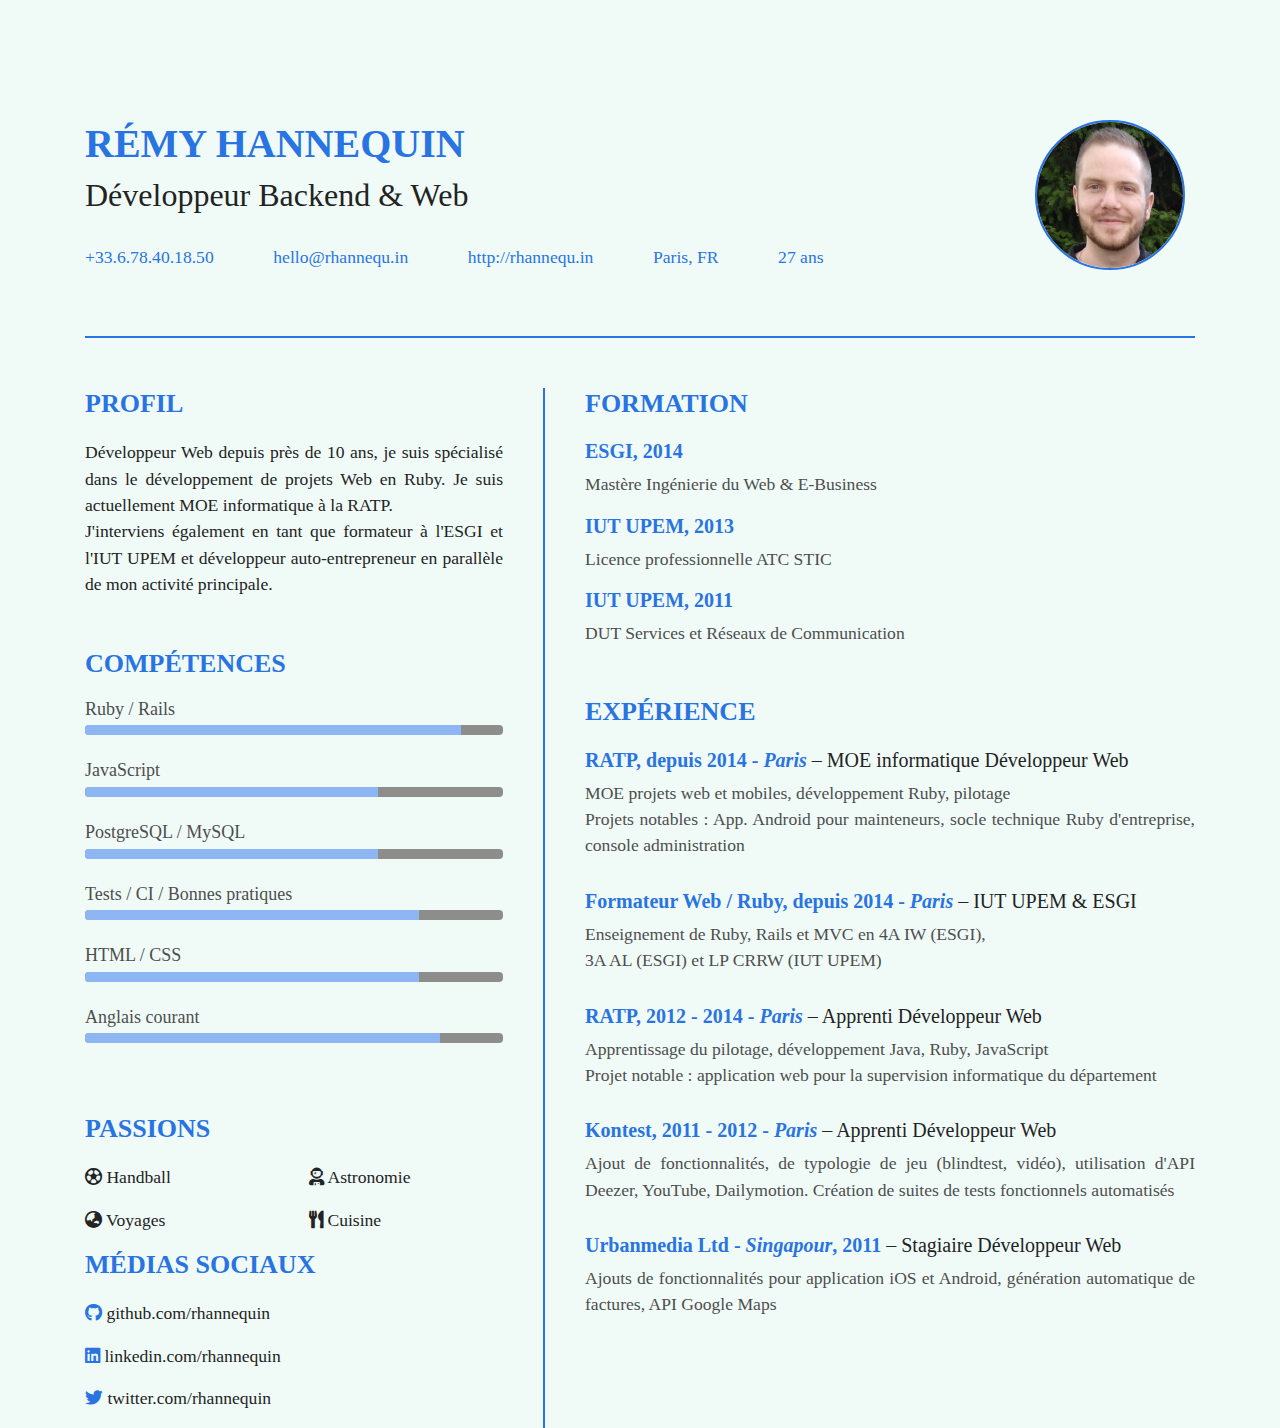
<file: index.html>
<!doctype html>
<html lang="fr">
  <head>
    <meta charset="utf-8">
    <meta name="viewport" content="width=device-width, initial-scale=1, shrink-to-fit=no">

    <link rel="stylesheet" href="css/bootstrap.min.css">
    <link rel="stylesheet" href="css/fontawesome.regular.css">
    <link rel="stylesheet" href="css/fontawesome.solid.css">
    <link rel="stylesheet" href="css/fontawesome.brand.css">
    <link rel="stylesheet" href="css/fontawesome.css">
    <link rel="stylesheet" href="css/styles.css">

    <title>Rémy HANNEQUIN - CV</title>
  </head>
  <body>
    <div class="container">

      <header>
        <div class="row">
          <div class="col-10">
            <h1>Rémy HANNEQUIN</h1>
            <h2>Développeur Backend &amp; Web</h2>

            <p class="communication">
              <span class="item">+33.6.78.40.18.50</span>
              <span class="item">hello@rhannequ.in</span>
              <span class="item">http://rhannequ.in</span>
              <span class="item">Paris, FR</span>
              <span class="item">27 ans</span>
            </p>
          </div>
          <div class="col-2">
            <p>
              <img src="img/me.png" alt="Me" width="150">
            </p>
          </div>
        </div>
      </header>

      <div class="row">

        <div class="col-5">

          <div class="profile">
            <h3>Profil</h3>
            <p>
              Développeur Web depuis près de 10 ans, je suis spécialisé dans le développement de projets Web en Ruby.
              Je suis actuellement MOE informatique à la RATP.
              <br>
              J'interviens également en tant que formateur à l'ESGI et l'IUT UPEM et développeur auto-entrepreneur en parallèle de mon activité principale.
            </p>
          </div>

          <div class="skills">
            <h3>Compétences</h3>

            <h4>Ruby / Rails</h4>
            <div class="progress">
              <div class="progress-red bar" style="width:90%"></div>
            </div>

            <h4>JavaScript</h4>
            <div class="progress">
              <div class="progress-red bar" style="width:70%"></div>
            </div>

            <h4>PostgreSQL / MySQL</h4>
            <div class="progress">
              <div class="progress-red bar" style="width:70%"></div>
            </div>

            <h4>Tests / CI / Bonnes pratiques</h4>
            <div class="progress">
              <div class="progress-red bar" style="width:80%"></div>
            </div>

            <h4>HTML / CSS</h4>
            <div class="progress">
              <div class="progress-red bar" style="width:80%"></div>
            </div>

            <h4>Anglais courant</h4>
            <div class="progress">
              <div class="progress-red bar" style="width:85%"></div>
            </div>
          </div>

          <div class="passions">
            <h3>Passions</h3>

            <div class="row">
              <div class="col-6">
                <p>
                  <i class="far fa-futbol"></i> Handball<br>
                </p>
                <p>
                  <i class="fas fa-globe-asia"></i> Voyages
                </p>
              </div><!-- .col-6 -->
              <div class="col-6">
                <p>
                  <i class="fas fa-user-astronaut"></i> Astronomie
                </p>
                <p>
                  <i class="fas fa-utensils"></i> Cuisine
                </p>
              </div><!-- .col-6 -->
            </div>
          </div>

          <div class="social">
            <h3>Médias sociaux</h3>

            <p><i class="fab fa-github"></i> github.com/rhannequin</p>
            <p><i class="fab fa-linkedin"></i> linkedin.com/rhannequin</p>
            <p><i class="fab fa-twitter"></i> twitter.com/rhannequin</p>
          </div>

        </div><!-- .col-5 -->

        <div class="col-7">

          <div class="education">
            <h3>Formation</h3>

            <h4>ESGI, 2014</h4>
            <p>Mastère Ingénierie du Web &amp; E-Business</p>
            <h4>IUT UPEM, 2013</h4>
            <p>Licence professionnelle ATC STIC</p>
            <h4>IUT UPEM, 2011</h4>
            <p>DUT Services et Réseaux de Communication</p>
          </div>

          <div class="experience">
            <h3>Expérience</h3>

            <div class="xp">
              <h4><span class="company">RATP, depuis 2014 - <em>Paris</em></span><span class="activity"> – MOE informatique Développeur Web</span></h4>
              <p>
                MOE projets web et mobiles, développement Ruby, pilotage<br>
                Projets notables : App. Android pour mainteneurs, socle technique Ruby d'entreprise, console administration
              </p>
            </div>

            <div class="xp">
              <h4><span class="company">Formateur Web / Ruby, depuis 2014 - <em>Paris</em></span><span class="activity"> – IUT UPEM & ESGI</span></h4>
              <p>
                Enseignement de Ruby, Rails et MVC en 4A IW (ESGI),
                <br>
                3A AL (ESGI) et LP CRRW (IUT UPEM)
              </p>
            </div>

            <div class="xp">
              <h4><span class="company">RATP, 2012 - 2014 - <em>Paris</em></span><span class="activity"> – Apprenti Développeur Web</span></h4>
              <p>
                Apprentissage du pilotage, développement Java, Ruby, JavaScript<br>
                Projet notable : application web pour la supervision informatique du département
              </p>
            </div>

            <div class="xp">
              <h4><span class="company">Kontest, 2011 - 2012 - <em>Paris</em></span><span class="activity"> – Apprenti Développeur Web</span></h4>
              <p>
                Ajout de fonctionnalités, de typologie de jeu (blindtest, vidéo), utilisation d'API Deezer, YouTube, Dailymotion. Création de suites de tests fonctionnels automatisés
              </p>
            </div>

            <div class="xp">
              <h4><span class="company">Urbanmedia Ltd - <em>Singapour</em>, 2011</span><span class="activity"> – Stagiaire Développeur Web</span></h4>
              <p>
                Ajouts de fonctionnalités pour application iOS et Android, génération automatique de factures, API Google Maps
              </p>
            </div>
          </div>

        </div><!-- .col-7 -->

      </div><!-- .row -->

    </div><!-- .container -->
  </body>
</html>
</file>
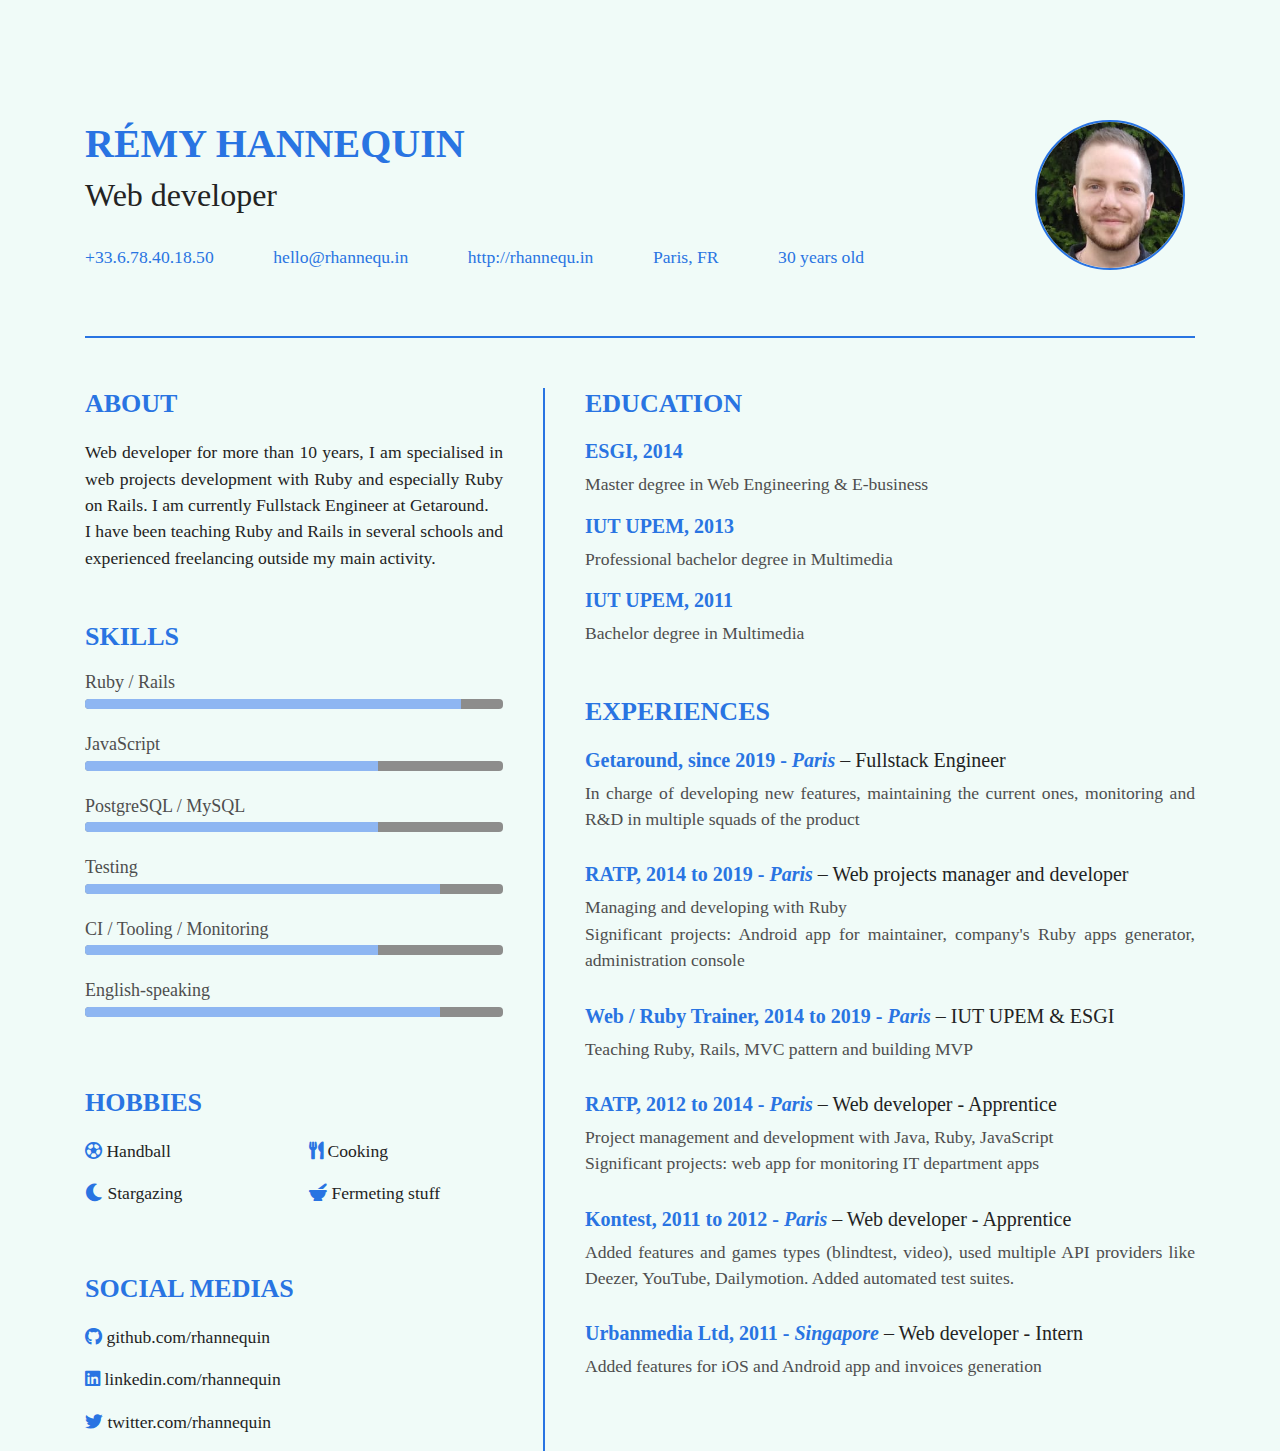
<file: index_en_gb.html>
<!doctype html>
<html lang="en">
  <head>
    <meta charset="utf-8">
    <meta name="viewport" content="width=device-width, initial-scale=1, shrink-to-fit=no">

    <link rel="stylesheet" href="css/bootstrap.min.css">
    <link rel="stylesheet" href="css/fontawesome.regular.css">
    <link rel="stylesheet" href="css/fontawesome.solid.css">
    <link rel="stylesheet" href="css/fontawesome.brand.css">
    <link rel="stylesheet" href="css/fontawesome.css">
    <link rel="stylesheet" href="css/styles.css">

    <title>Rémy HANNEQUIN - Resume</title>
  </head>
  <body>
    <div class="container">

      <header>
        <div class="row">
          <div class="col-10">
            <h1>Rémy HANNEQUIN</h1>
            <h2>Web developer</h2>

            <p class="communication">
              <span class="item">+33.6.78.40.18.50</span>
              <span class="item">hello@rhannequ.in</span>
              <span class="item">http://rhannequ.in</span>
              <span class="item">Paris, FR</span>
              <span class="item">30 years old</span>
            </p>
          </div>
          <div class="col-2">
            <p>
              <img src="img/me.png" alt="Me" width="150">
            </p>
          </div>
        </div>
      </header>

      <div class="row">

        <div class="col-5">

          <div class="profile">
            <h3>About</h3>
            <p>
              Web developer for more than 10 years, I am specialised in web projects development with Ruby and especially Ruby on Rails.
              I am currently Fullstack Engineer at Getaround.
              <br>
              I have been teaching Ruby and Rails in several schools and experienced freelancing outside my main activity.
            </p>
          </div>

          <div class="skills">
            <h3>Skills</h3>

            <h4>Ruby / Rails</h4>
            <div class="progress">
              <div class="bar" style="width:90%"></div>
            </div>

            <h4>JavaScript</h4>
            <div class="progress">
              <div class="bar" style="width:70%"></div>
            </div>

            <h4>PostgreSQL / MySQL</h4>
            <div class="progress">
              <div class="bar" style="width:70%"></div>
            </div>

            <h4>Testing</h4>
            <div class="progress">
              <div class="bar" style="width:85%"></div>
            </div>

            <h4>CI / Tooling / Monitoring</h4>
            <div class="progress">
              <div class="bar" style="width:70%"></div>
            </div>

            <h4>English-speaking</h4>
            <div class="progress">
              <div class="bar" style="width:85%"></div>
            </div>
          </div>

          <div class="hobbies">
            <h3>Hobbies</h3>

            <div class="row">
              <div class="col-6">
                <p>
                  <i class="far fa-futbol"></i> Handball<br>
                </p>
                <p>
                  <i class="fas fa-moon"></i> Stargazing
                </p>
              </div><!-- .col-6 -->
              <div class="col-6">
                <p>
                  <i class="fas fa-utensils"></i> Cooking
                </p>
                <p>
                  <i class="fas fa-mortar-pestle"></i> Fermeting stuff
                </p>
              </div><!-- .col-6 -->
            </div>
          </div>

          <div class="social">
            <h3>Social medias</h3>

            <p><i class="fab fa-github"></i> github.com/rhannequin</p>
            <p><i class="fab fa-linkedin"></i> linkedin.com/rhannequin</p>
            <p><i class="fab fa-twitter"></i> twitter.com/rhannequin</p>
          </div>

        </div><!-- .col-5 -->

        <div class="col-7">

          <div class="education">
            <h3>Education</h3>

            <h4>ESGI, 2014</h4>
            <p>Master degree in Web Engineering &amp; E-business</p>
            <h4>IUT UPEM, 2013</h4>
            <p>Professional bachelor degree in Multimedia</p>
            <h4>IUT UPEM, 2011</h4>
            <p>Bachelor degree in Multimedia</p>
          </div>

          <div class="experience">
            <h3>Experiences</h3>

            <div class="xp">
              <h4><span class="company">Getaround, since 2019 - <em>Paris</em></span><span class="activity"> – Fullstack Engineer</span></h4>
              <p>
                In charge of developing new features, maintaining the current ones, monitoring and R&D in multiple squads of the product
              </p>
            </div>

            <div class="xp">
              <h4><span class="company">RATP, 2014 to 2019 - <em>Paris</em></span><span class="activity"> – Web projects manager and developer</span></h4>
              <p>
                Managing and developing with Ruby<br>
                Significant projects: Android app for maintainer, company's Ruby apps generator, administration console
              </p>
            </div>

            <div class="xp">
              <h4><span class="company">Web / Ruby Trainer, 2014 to 2019 - <em>Paris</em></span><span class="activity"> – IUT UPEM & ESGI</span></h4>
              <p>
                Teaching Ruby, Rails, MVC pattern and building MVP
              </p>
            </div>

            <div class="xp">
              <h4><span class="company">RATP, 2012 to 2014 - <em>Paris</em></span><span class="activity"> – Web developer - Apprentice</span></h4>
              <p>
                Project management and development with Java, Ruby, JavaScript<br>
                Significant projects: web app for monitoring IT department apps
              </p>
            </div>

            <div class="xp">
              <h4><span class="company">Kontest, 2011 to 2012 - <em>Paris</em></span><span class="activity"> – Web developer - Apprentice</span></h4>
              <p>
                Added features and games types (blindtest, video), used multiple API providers like Deezer, YouTube, Dailymotion. Added automated test suites.
              </p>
            </div>

            <div class="xp">
              <h4><span class="company">Urbanmedia Ltd, 2011 - <em>Singapore</em></span><span class="activity"> – Web developer - Intern</span></h4>
              <p>
                Added features for iOS and Android app and invoices generation
              </p>
            </div>
          </div>

        </div><!-- .col-7 -->

      </div><!-- .row -->

    </div><!-- .container -->
  </body>
</html>
</file>
<file: css/styles.css>
body {
  font-family: Sawasdee;
  font-size: 1.1rem;
  background-color: #f0fbf8;
  margin-top: 120px;
  color: #232323;
}

h1, h3, h4, h5, h6 {
  color: #2974e2
}

h3 {
  text-transform: uppercase;
  font-size: 26px;
  font-weight: bold;
  margin-bottom: 20px;
}

header {
  padding-bottom: 50px;
  margin-bottom: 50px;
  border-bottom: solid 2px #2974e2;
}

header h1 {
  text-transform: uppercase;
  font-weight: bold;
}

header h2 {
  margin-bottom: 30px;
}

header .communication {
  margin-bottom: 0;
}

header .communication .item {
  color: #2974e2;
  padding: 0 3%;
}

header .communication .item:first-child {
  padding-left: 0;
}

header .communication .item:last-child {
  padding-right: 0;
}

header img {
  border-radius: 90px;
  border: 2px solid #2974e2;
}

.row .col-5 {
  padding-right: 40px;
  border-right: solid 2px #2974e2;
}

.row .col-7 {
  padding-left: 40px;
}

.profile, .skills, .hobbies, .education {
  margin-bottom: 50px;
}

.profile {
  text-align: justify;
}

.skills h4 {
  font-size: 18px;
  color: #4e4e4e;
  margin-bottom: 5px;
}

.skills .progress {
  background-color: #8d8d8c;
  height: 10px;
  margin-bottom: 25px;
}

.skills .progress:last-child {
  margin-bottom: 70px;
}

.skills .progress .bar {
  height: 10px;
  background-color: #8eb6f2;
}

.hobbies .far, .hobbies .fas, .social .fab {
  color: #2974e2;
}

.experience h4, .education h4 {
  font-size: 20px;
}

.education {
  color: #4e4e4e;
}

.education h4 {
  font-weight: bold;
}

.experience {
  color: #4e4e4e;
}

.experience .xp {
  margin-bottom: 30px;
}

.experience .xp p {
  text-align: justify;
}

.experience h4 .company {
  font-weight: bold;
}

.experience h4 .activity {
  color: #232323;
}
</file>
